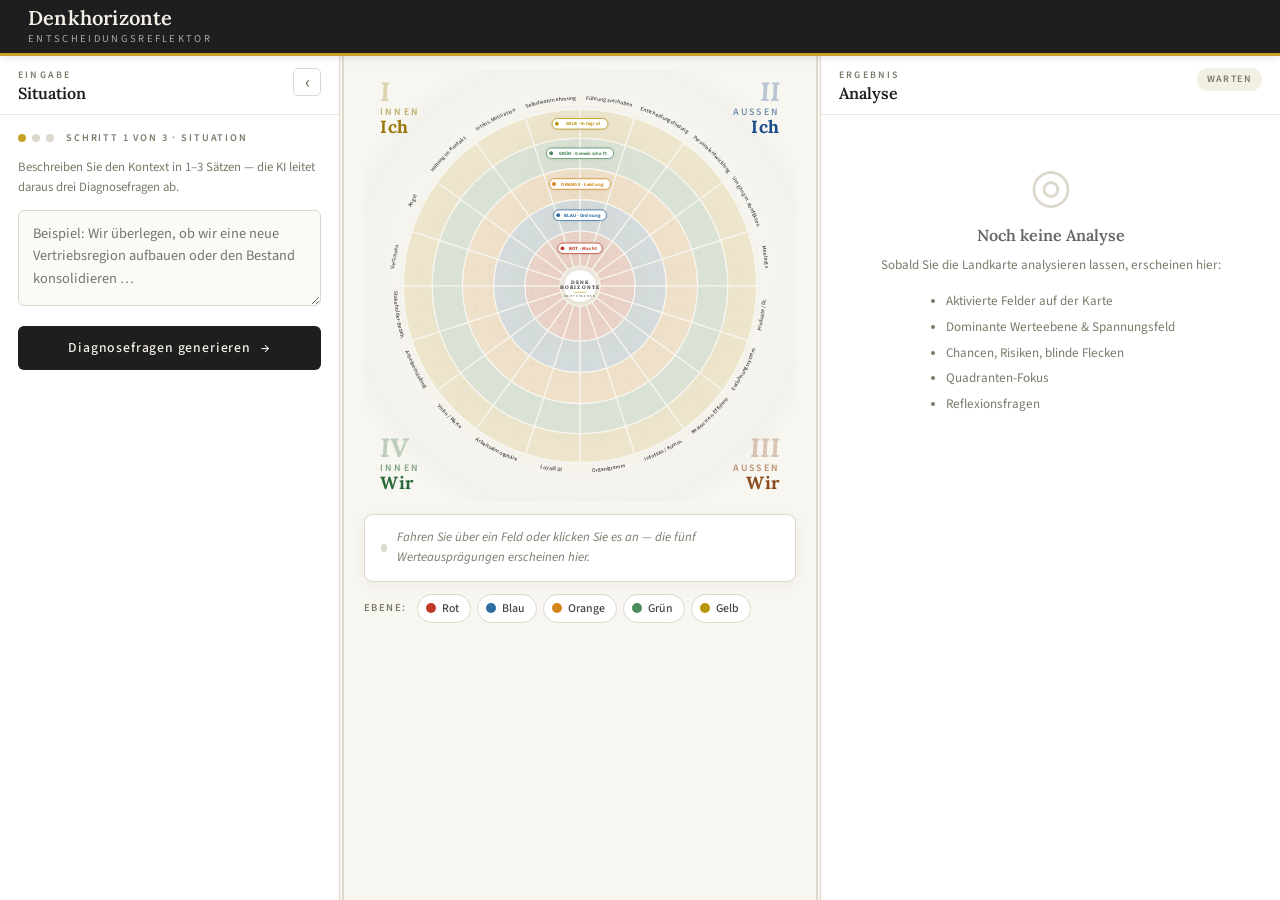
<file: index.html>
<!DOCTYPE html>
<html lang="de">

<head>
  <meta charset="UTF-8" />
  <meta name="viewport" content="width=device-width, initial-scale=1, viewport-fit=cover" />
  <title>Denkhorizonte · Entscheidungsreflektor</title>

  <link rel="preconnect" href="https://fonts.googleapis.com" />
  <link rel="preconnect" href="https://fonts.gstatic.com" crossorigin />
  <link
    href="https://fonts.googleapis.com/css2?family=Lora:ital,wght@0,500;0,600;0,700;1,500&family=Source+Sans+3:wght@300;400;500;600;700&display=swap"
    rel="stylesheet" />

  <link rel="stylesheet" href="styles.css" />
</head>

<body>
  <div class="app" id="app" data-mode="input">

    <!-- ===================== HEADER ===================== -->
    <header>
      <div class="brand">
        <h1>Denkhorizonte</h1>
        <span>Entscheidungsreflektor</span>
      </div>
      <div class="header-actions">
        <button class="header-btn" id="headerResetBtn" type="button" hidden onclick="resetFlow()">
          <span class="icon">↻</span> Neu starten
        </button>
      </div>
    </header>

    <!-- ===================== WORKSPACE ===================== -->
    <div class="workspace" id="workspace">

      <!-- ========== LEFT: Input panel (collapsible) ========== -->
      <aside class="panel panel-left" id="panelLeft">

        <div class="collapse-strip" id="collapseStrip">
          <button class="strip-toggle" type="button" onclick="toggleInputPanel()" title="Eingabe öffnen">
            <span class="chev">›</span>
          </button>
          <div class="strip-label">EINGABE</div>
          <div class="strip-dots">
            <span class="dot" data-step="1"></span>
            <span class="dot" data-step="2"></span>
            <span class="dot" data-step="3"></span>
          </div>
        </div>

        <div class="panel-body" id="panelLeftBody">
          <div class="panel-head">
            <div>
              <div class="panel-eyebrow">Eingabe</div>
              <h2 class="panel-title" id="panelTitle">Situation</h2>
            </div>
            <button class="collapse-btn" type="button" onclick="toggleInputPanel()" title="Panel einklappen">
              <span class="chev">‹</span>
            </button>
          </div>

          <div class="panel-scroll">

            <div class="step-pane" id="step1">
              <div class="step-indicator">
                <span class="step-dot active"></span>
                <span class="step-dot"></span>
                <span class="step-dot"></span>
                <span class="step-text">Schritt 1 von 3 · Situation</span>
              </div>
              <p class="step-hint">Beschreiben Sie den Kontext in 1&ndash;3 Sätzen &mdash; die KI leitet daraus drei
                Diagnosefragen ab.</p>
              <textarea id="inp"
                placeholder="Beispiel: Wir überlegen, ob wir eine neue Vertriebsregion aufbauen oder den Bestand konsolidieren …"></textarea>
              <button class="btn" id="btn1" type="button" onclick="getQuestions()">
                Diagnosefragen generieren
                <span class="arrow">→</span>
              </button>
              <div class="loading" id="load1">
                <span class="spinner"></span>
                <span>Fragen werden formuliert …</span>
              </div>
            </div>

            <div class="step-pane" id="step2" hidden>
              <div class="step-indicator">
                <span class="step-dot done"></span>
                <span class="step-dot active"></span>
                <span class="step-dot"></span>
                <span class="step-text" id="step2Label">Schritt 2 von 3 · Diagnose</span>
              </div>
              <div class="decision-summary" id="dec-summary"></div>
              <div id="q-container"></div>
              <button class="btn" id="btn2" type="button" onclick="analyse()">
                <span id="btn2Text">Landkarte analysieren</span>
                <span class="arrow">→</span>
              </button>
              <div class="sub-actions">
                <button class="back-link" type="button" onclick="backToStep1()">← Entscheidung ändern</button>
                <button class="back-link danger" type="button" onclick="resetFlow()">Alles zurücksetzen</button>
              </div>
              <div class="loading" id="load2">
                <span class="spinner"></span>
                <span>Werteebenen werden aktiviert …</span>
              </div>
            </div>

          </div>
        </div>
      </aside>

      <div class="resize-handle" id="handleLeft" data-col="input" title="Breite ziehen"></div>

      <!-- ========== CENTER: Map ========== -->
      <section class="map-side" id="mapSide">

        <div class="map-container" id="mc">
          <div class="q-corner q-corner-tl" data-q="ii">
            <span class="q-numeral">I</span>
            <small>Innen</small>
            <strong>Ich</strong>
          </div>
          <div class="q-corner q-corner-tr" data-q="ai">
            <span class="q-numeral">II</span>
            <small>Außen</small>
            <strong>Ich</strong>
          </div>
          <div class="q-corner q-corner-br" data-q="wa">
            <span class="q-numeral">III</span>
            <small>Außen</small>
            <strong>Wir</strong>
          </div>
          <div class="q-corner q-corner-bl" data-q="wi">
            <span class="q-numeral">IV</span>
            <small>Innen</small>
            <strong>Wir</strong>
          </div>

          <svg id="svg" viewBox="0 0 900 900" xmlns="http://www.w3.org/2000/svg" role="img"
            aria-label="Werteebenen-Landkarte">
            <defs>
              <radialGradient id="centerGlow" cx="50%" cy="50%" r="50%">
                <stop offset="0%" stop-color="#fff" stop-opacity="0.55" />
                <stop offset="100%" stop-color="#fff" stop-opacity="0" />
              </radialGradient>
              <filter id="primaryGlow" x="-30%" y="-30%" width="160%" height="160%">
                <feGaussianBlur stdDeviation="3" result="blur" />
                <feMerge>
                  <feMergeNode in="blur" />
                  <feMergeNode in="SourceGraphic" />
                </feMerge>
              </filter>
            </defs>

            <g id="spokes"></g>
            <g id="segs"></g>
            <g id="fieldLabels"></g>
            <g id="rnames"></g>
            <g id="centerDot"></g>
          </svg>
        </div>

        <div class="inspector" id="inspector">
          <div class="inspector-empty">
            <span class="dot"></span>
            Fahren Sie über ein Feld oder klicken Sie es an &mdash; die fünf Werteausprägungen erscheinen hier.
          </div>
        </div>

        <div class="filters" id="filters">
          <span class="filter-label">Ebene:</span>
          <button class="filter-chip" type="button" data-ring="rot"><span class="swatch"
              style="background:#C0392B"></span>Rot</button>
          <button class="filter-chip" type="button" data-ring="blau"><span class="swatch"
              style="background:#2E6DA4"></span>Blau</button>
          <button class="filter-chip" type="button" data-ring="orange"><span class="swatch"
              style="background:#D4861A"></span>Orange</button>
          <button class="filter-chip" type="button" data-ring="gruen"><span class="swatch"
              style="background:#4A8C5C"></span>Grün</button>
          <button class="filter-chip" type="button" data-ring="gelb"><span class="swatch"
              style="background:#B8960C"></span>Gelb</button>
          <button class="filter-clear" type="button" id="filter-clear" hidden>× aufheben</button>
        </div>
      </section>

      <div class="resize-handle" id="handleRight" data-col="results" title="Breite ziehen"></div>

      <!-- ========== RIGHT: Analysis ========== -->
      <aside class="panel panel-right" id="panelRight">
        <div class="panel-body">
          <div class="panel-head">
            <div>
              <div class="panel-eyebrow">Ergebnis</div>
              <h2 class="panel-title">Analyse</h2>
            </div>
            <span class="result-status" id="resultStatus">Warten</span>
          </div>
          <div class="panel-scroll" id="res">
            <div class="result-empty-state">
              <div class="result-empty-icon">◎</div>
              <div class="result-empty-title">Noch keine Analyse</div>
              <p class="result-empty-text">
                Sobald Sie die Landkarte analysieren lassen, erscheinen hier:
              </p>
              <ul class="result-empty-list">
                <li>Aktivierte Felder auf der Karte</li>
                <li>Dominante Werteebene &amp; Spannungsfeld</li>
                <li>Chancen, Risiken, blinde Flecken</li>
                <li>Quadranten-Fokus</li>
                <li>Reflexionsfragen</li>
              </ul>
            </div>
          </div>
        </div>
      </aside>

    </div>
  </div>

  <div id="tip" role="tooltip"></div>

  <script src="app.js"></script>
</body>

</html>
</file>
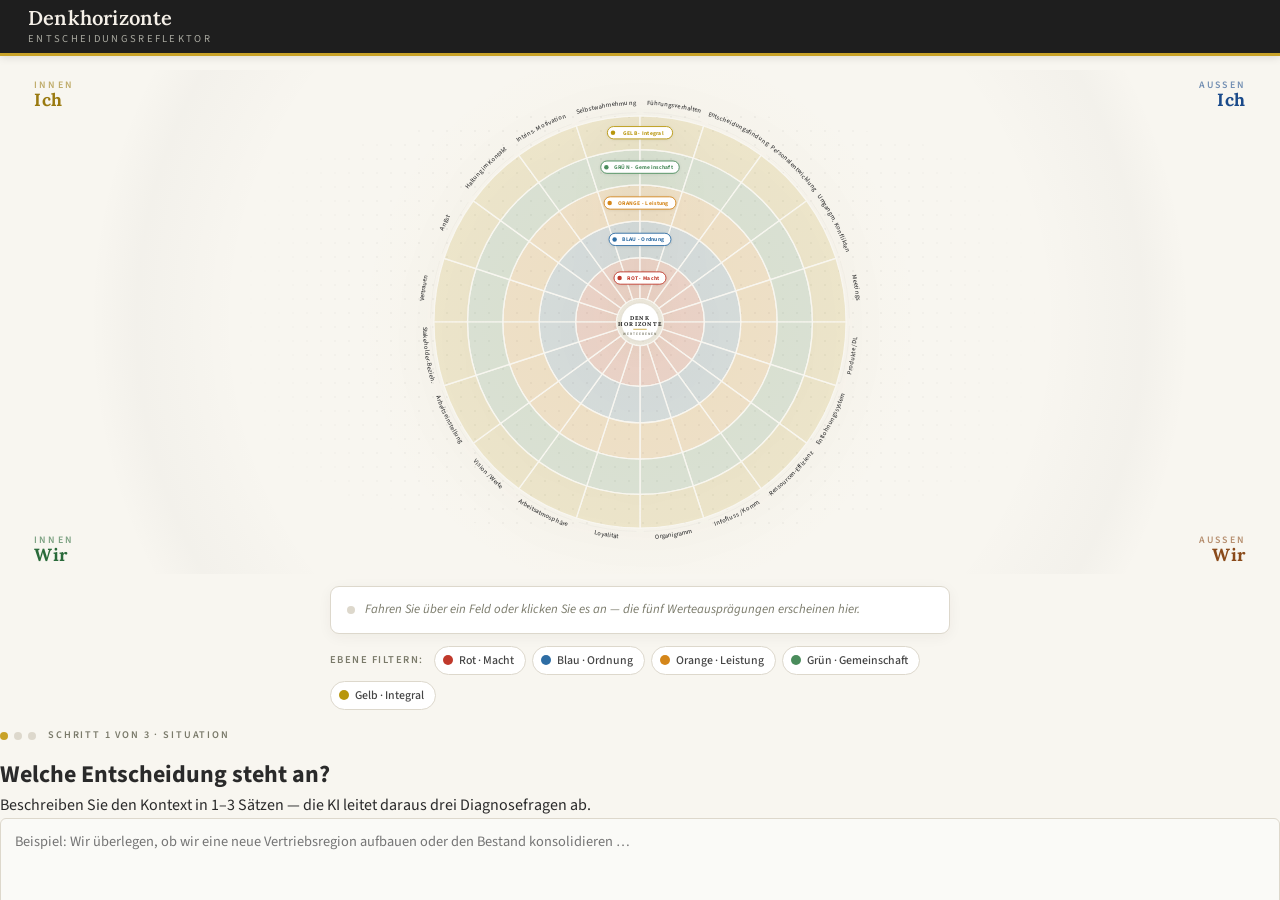
<file: index copy 2.html>
<!DOCTYPE html>
<html lang="de">

<head>
  <meta charset="UTF-8" />
  <meta name="viewport" content="width=device-width, initial-scale=1, viewport-fit=cover" />
  <title>Denkhorizonte · Entscheidungsreflektor</title>

  <link rel="preconnect" href="https://fonts.googleapis.com" />
  <link rel="preconnect" href="https://fonts.gstatic.com" crossorigin />
  <link
    href="https://fonts.googleapis.com/css2?family=Lora:ital,wght@0,500;0,600;0,700;1,500&family=Source+Sans+3:wght@300;400;500;600;700&display=swap"
    rel="stylesheet" />

  <link rel="stylesheet" href="styles.css" />
</head>

<body>
  <div class="app" id="app" data-mode="input">
    <!-- ============= HEADER ============= -->
    <header>
      <div class="brand">
        <h1>Denkhorizonte</h1>
        <span>Entscheidungsreflektor</span>
      </div>
      <div class="header-actions">
        <button id="mode-toggle" class="header-btn" hidden>
          <span class="icon">⇄</span> Layout
        </button>
      </div>
    </header>

    <!-- ============= MAP SIDE ============= -->
    <section class="map-side">
      <div class="map-container" id="mc">
        <!-- Quadrant corner labels (always visible) -->
        <div class="q-corner q-corner-tl" data-q="ii">
          <small>Innen</small><strong>Ich</strong>
        </div>
        <div class="q-corner q-corner-tr" data-q="ai">
          <small>Außen</small><strong>Ich</strong>
        </div>
        <div class="q-corner q-corner-br" data-q="wa">
          <small>Außen</small><strong>Wir</strong>
        </div>
        <div class="q-corner q-corner-bl" data-q="wi">
          <small>Innen</small><strong>Wir</strong>
        </div>

        <svg id="svg" viewBox="0 0 900 900" xmlns="http://www.w3.org/2000/svg" role="img"
          aria-label="Werteebenen-Landkarte">
          <defs>
            <!-- radial gradient for subtle depth -->
            <radialGradient id="centerGlow" cx="50%" cy="50%" r="50%">
              <stop offset="0%" stop-color="#fff" stop-opacity="0.55" />
              <stop offset="100%" stop-color="#fff" stop-opacity="0" />
            </radialGradient>
            <filter id="primaryGlow" x="-30%" y="-30%" width="160%" height="160%">
              <feGaussianBlur stdDeviation="3" result="blur" />
              <feMerge>
                <feMergeNode in="blur" />
                <feMergeNode in="SourceGraphic" />
              </feMerge>
            </filter>
          </defs>

          <g id="spokes"></g> <!-- quadrant divider spokes -->
          <g id="segs"></g> <!-- ring segments (clickable) -->
          <g id="fieldLabels"></g> <!-- radial field names -->
          <g id="rnames"></g> <!-- ring level pills -->
          <g id="centerDot"></g> <!-- center decoration -->
        </svg>
      </div>

      <!-- Inspector (persistent) -->
      <div class="inspector" id="inspector">
        <div class="inspector-empty">
          <span class="dot"></span>
          Fahren Sie über ein Feld oder klicken Sie es an &mdash; die fünf Werteausprägungen erscheinen hier.
        </div>
      </div>

      <!-- Filter chips -->
      <div class="filters" id="filters">
        <span class="filter-label">Ebene filtern:</span>
        <button class="filter-chip" data-ring="rot">
          <span class="swatch" style="background:#C0392B"></span>Rot · Macht
        </button>
        <button class="filter-chip" data-ring="blau">
          <span class="swatch" style="background:#2E6DA4"></span>Blau · Ordnung
        </button>
        <button class="filter-chip" data-ring="orange">
          <span class="swatch" style="background:#D4861A"></span>Orange · Leistung
        </button>
        <button class="filter-chip" data-ring="gruen">
          <span class="swatch" style="background:#4A8C5C"></span>Grün · Gemeinschaft
        </button>
        <button class="filter-chip" data-ring="gelb">
          <span class="swatch" style="background:#B8960C"></span>Gelb · Integral
        </button>
        <button class="filter-clear" id="filter-clear" hidden>× Filter aufheben</button>
      </div>
    </section>

    <!-- ============= PANEL ============= -->
    <aside class="panel" id="panel">
      <!-- Step 1: decision input -->
      <div class="panel-input" id="step1">
        <div class="step-indicator">
          <span class="step-dot active"></span>
          <span class="step-dot"></span>
          <span class="step-dot"></span>
          <span class="step-text">Schritt 1 von 3 · Situation</span>
        </div>
        <h2>Welche Entscheidung steht an?</h2>
        <p>Beschreiben Sie den Kontext in 1&ndash;3 Sätzen &mdash; die KI leitet daraus drei Diagnosefragen ab.</p>
        <textarea id="inp"
          placeholder="Beispiel: Wir überlegen, ob wir eine neue Vertriebsregion aufbauen oder den Bestand konsolidieren …"></textarea>
        <button class="btn" id="btn1" onclick="getQuestions()">
          Diagnosefragen generieren
          <span class="arrow">→</span>
        </button>
        <div class="loading" id="load1">
          <span class="spinner"></span>
          <span>Fragen werden formuliert …</span>
        </div>
      </div>

      <!-- Step 2: answer questions -->
      <div class="panel-input" id="step2" hidden>
        <div class="step-indicator">
          <span class="step-dot done"></span>
          <span class="step-dot active"></span>
          <span class="step-dot"></span>
          <span class="step-text">Schritt 2 von 3 · Diagnose</span>
        </div>
        <div class="decision-summary" id="dec-summary"></div>
        <div id="q-container"></div>
        <button class="btn" id="btn2" onclick="analyse()">
          Landkarte analysieren
          <span class="arrow">→</span>
        </button>
        <button class="back-link" onclick="resetFlow()">← Entscheidung ändern</button>
        <div class="loading" id="load2">
          <span class="spinner"></span>
          <span>Werteebenen werden aktiviert …</span>
        </div>
      </div>

      <!-- Results -->
      <div class="panel-results" id="res">
        <p class="result-empty">
          Beschreiben Sie Ihre Entscheidungssituation &mdash; die KI stellt drei Diagnosefragen, bevor die Landkarte
          analysiert wird.
        </p>
      </div>
    </aside>
  </div>

  <div id="tip" role="tooltip"></div>

  <script src="app.js"></script>
</body>

</html>
</file>
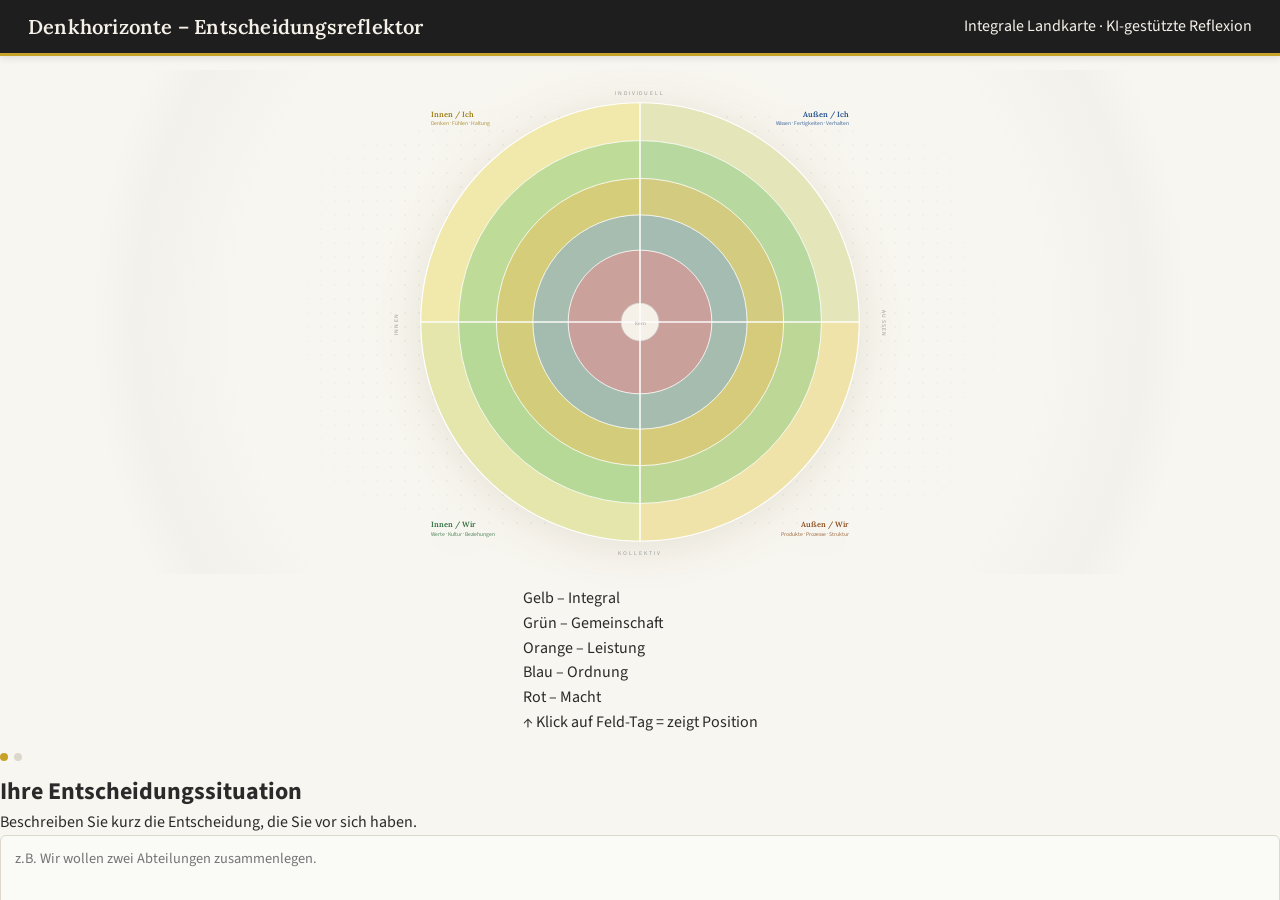
<file: index copy.html>
<!DOCTYPE html>
<html lang="de">
<head>
  <meta charset="UTF-8">
  <meta name="viewport" content="width=device-width, initial-scale=1.0">
  <meta name="description" content="Denkhorizonte – KI-gestützter Entscheidungsreflektor auf Basis der integralen Landkarte.">
  <title>Denkhorizonte – Entscheidungsreflektor</title>

  <link rel="preconnect" href="https://fonts.googleapis.com">
  <link rel="preconnect" href="https://fonts.gstatic.com" crossorigin>
  <link href="https://fonts.googleapis.com/css2?family=Lora:ital,wght@0,400;0,600;1,400&family=Source+Sans+3:wght@300;400;500;600&display=swap" rel="stylesheet">

  <link rel="stylesheet" href="styles.css">
</head>
<body>

<div class="app">

  <header>
    <h1>Denkhorizonte – Entscheidungsreflektor</h1>
    <span>Integrale Landkarte · KI-gestützte Reflexion</span>
  </header>

  <!-- ============================================================
       MAP SIDE
       ============================================================ -->
  <section class="map-side">
    <div class="map-container" id="mc">
      <div id="tip"></div>
      <svg id="svg" viewBox="0 0 800 800" xmlns="http://www.w3.org/2000/svg" role="img" aria-label="Integrale Landkarte">
        <defs>
          <clipPath id="cc"><circle cx="400" cy="400" r="348"/></clipPath>
        </defs>

        <!-- Quadrant backgrounds -->
        <rect x="52"  y="52"  width="348" height="348" fill="#FEF9E8" clip-path="url(#cc)"/>
        <rect x="400" y="52"  width="348" height="348" fill="#E8F2FC" clip-path="url(#cc)"/>
        <rect x="52"  y="400" width="348" height="348" fill="#E8F5E8" clip-path="url(#cc)"/>
        <rect x="400" y="400" width="348" height="348" fill="#FCF0E4" clip-path="url(#cc)"/>

        <!-- Concentric ring fills (outer → inner) -->
        <circle cx="400" cy="400" r="348" fill="#DDD050" opacity=".40"/>
        <circle cx="400" cy="400" r="288" fill="#80C880" opacity=".46"/>
        <circle cx="400" cy="400" r="228" fill="#F0C060" opacity=".50"/>
        <circle cx="400" cy="400" r="170" fill="#80B0D8" opacity=".56"/>
        <circle cx="400" cy="400" r="114" fill="#E09090" opacity=".62"/>
        <circle cx="400" cy="400" r="30"  fill="#f5f0e8" stroke="#ccc" stroke-width="1"/>

        <!-- Quadrant dividers -->
        <line x1="400" y1="52"  x2="400" y2="748" stroke="white" stroke-width="2.5" opacity=".95"/>
        <line x1="52"  y1="400" x2="748" y2="400" stroke="white" stroke-width="2.5" opacity=".95"/>

        <!-- Ring borders -->
        <circle cx="400" cy="400" r="348" fill="none" stroke="white" stroke-width="1.8"/>
        <circle cx="400" cy="400" r="288" fill="none" stroke="white" stroke-width="1.3"/>
        <circle cx="400" cy="400" r="228" fill="none" stroke="white" stroke-width="1.3"/>
        <circle cx="400" cy="400" r="170" fill="none" stroke="white" stroke-width="1.3"/>
        <circle cx="400" cy="400" r="114" fill="none" stroke="white" stroke-width="1.3"/>

        <!-- Dynamically populated groups -->
        <g id="segs"></g>
        <g id="cards"></g>
        <g id="rnames"></g>

        <!-- Quadrant labels -->
        <text x="68"  y="74"  font-family="'Lora',serif"            font-size="12" font-weight="600" fill="#9A7A10">Innen / Ich</text>
        <text x="68"  y="88"  font-family="'Source Sans 3',sans-serif" font-size="9" fill="#9A7A10" opacity=".8">Denken · Fühlen · Haltung</text>
        <text x="732" y="74"  text-anchor="end" font-family="'Lora',serif" font-size="12" font-weight="600" fill="#1A4A8A">Außen / Ich</text>
        <text x="732" y="88"  text-anchor="end" font-family="'Source Sans 3',sans-serif" font-size="9" fill="#1A4A8A" opacity=".8">Wissen · Fertigkeiten · Verhalten</text>
        <text x="68"  y="726" font-family="'Lora',serif" font-size="12" font-weight="600" fill="#2A6A3A">Innen / Wir</text>
        <text x="68"  y="740" font-family="'Source Sans 3',sans-serif" font-size="9" fill="#2A6A3A" opacity=".8">Werte · Kultur · Beziehungen</text>
        <text x="732" y="726" text-anchor="end" font-family="'Lora',serif" font-size="12" font-weight="600" fill="#8A4A1A">Außen / Wir</text>
        <text x="732" y="740" text-anchor="end" font-family="'Source Sans 3',sans-serif" font-size="9" fill="#8A4A1A" opacity=".8">Produkte · Prozesse · Struktur</text>

        <!-- Axis labels -->
        <text x="400" y="40"  text-anchor="middle" font-family="'Source Sans 3',sans-serif" font-size="9" letter-spacing="3" fill="#999">INDIVIDUELL</text>
        <text x="400" y="770" text-anchor="middle" font-family="'Source Sans 3',sans-serif" font-size="9" letter-spacing="3" fill="#999">KOLLEKTIV</text>
        <text x="16"  y="403" text-anchor="middle" font-family="'Source Sans 3',sans-serif" font-size="9" letter-spacing="2" fill="#999" transform="rotate(-90,16,403)">INNEN</text>
        <text x="784" y="403" text-anchor="middle" font-family="'Source Sans 3',sans-serif" font-size="9" letter-spacing="2" fill="#999" transform="rotate(90,784,403)">AUSSEN</text>
        <text x="400" y="404" text-anchor="middle" font-family="'Lora',serif" font-size="7.5" fill="#999">Kern</text>
      </svg>
    </div>

    <div class="legend">
      <div class="legend-item"><span class="legend-dot" style="background:#B8960C"></span>Gelb – Integral</div>
      <div class="legend-item"><span class="legend-dot" style="background:#4A8C5C"></span>Grün – Gemeinschaft</div>
      <div class="legend-item"><span class="legend-dot" style="background:#D4861A"></span>Orange – Leistung</div>
      <div class="legend-item"><span class="legend-dot" style="background:#2E6DA4"></span>Blau – Ordnung</div>
      <div class="legend-item"><span class="legend-dot" style="background:#C0392B"></span>Rot – Macht</div>
      <div class="legend-item legend-hint">↑ Klick auf Feld-Tag = zeigt Position</div>
    </div>
  </section>

  <!-- ============================================================
       PANEL
       ============================================================ -->
  <aside class="panel">

    <!-- Step 1: Entscheidung eingeben -->
    <div class="panel-input" id="step1">
      <div class="step-indicator">
        <span class="step-dot active"></span>
        <span class="step-dot"></span>
      </div>
      <h2>Ihre Entscheidungssituation</h2>
      <p>Beschreiben Sie kurz die Entscheidung, die Sie vor sich haben.</p>
      <textarea id="inp" placeholder="z.B. Wir wollen zwei Abteilungen zusammenlegen."></textarea>
      <button class="btn" id="btn1" onclick="getQuestions()">Weiter →</button>
      <div class="loading" id="load1"><div class="spinner"></div><span>Bereite Fragen vor …</span></div>
    </div>

    <!-- Step 2: Diagnosefragen -->
    <div class="panel-input" id="step2" hidden>
      <div class="step-indicator">
        <span class="step-dot done"></span>
        <span class="step-dot active"></span>
      </div>
      <h2>Drei kurze Fragen</h2>
      <div class="decision-summary" id="dec-summary"></div>
      <div id="q-container"></div>
      <button class="btn" id="btn2" onclick="analyse()">Analyse starten →</button>
      <div class="loading" id="load2"><div class="spinner"></div><span>KI analysiert …</span></div>
      <button class="back-link" onclick="resetFlow()">← Entscheidung ändern</button>
    </div>

    <!-- Results -->
    <div class="panel-results" id="res">
      <p class="result-empty">
        Beschreiben Sie Ihre Entscheidungssituation – die KI stellt Ihnen drei Diagnosefragen,
        bevor die Landkarte analysiert wird.
      </p>
    </div>
  </aside>

</div>

<script src="app.js" defer></script>
</body>
</html>
</file>
<file: styles.css>
/* ==========================================================================
   Denkhorizonte V3 – 3-column resizable workspace
   Mobile-first stacking → tablet intermediate → desktop 3-col with splitters
   ========================================================================== */

/* ----- 1. Design tokens ------------------------------------------------- */
:root {
  /* Wertebenen */
  --rot: #c0392b;
  --blau: #2e6da4;
  --orange: #d4861a;
  --gruen: #4a8c5c;
  --gelb: #b8960c;

  /* Quadranten */
  --q-ii: #9a7a10;
  --q-ai: #1a4a8a;
  --q-wi: #2a6a3a;
  --q-wa: #8a4a1a;

  /* Surfaces & text */
  --bg: #f8f6f0;
  --bg-2: #f2efe4;
  --surface: #ffffff;
  --surface-alt: #fafaf7;
  --text: #2a2a2a;
  --muted: #7a7a6a;
  --border: #ddd8cc;
  --border-soft: #ece7da;

  /* Accents */
  --accent: #c8a228;
  --accent-deep: #a78410;
  --accent-soft: #f5f2e8;
  --highlight: #ffd700;

  /* Layout (live, updated by JS on drag) */
  --header-h: 56px;
  --col-input: 340px;
  --col-input-min: 260px;
  --col-input-max: 560px;
  --col-results: 460px;
  --col-results-min: 340px;
  --col-results-max: 700px;
  --col-input-collapsed: 48px;
  --handle-w: 6px;

  /* Motion */
  --ease: cubic-bezier(0.4, 0, 0.2, 1);
  --ease-out: cubic-bezier(0.22, 0.9, 0.3, 1);
}

/* ----- 2. Reset & base -------------------------------------------------- */
*,
*::before,
*::after {
  margin: 0;
  padding: 0;
  box-sizing: border-box;
}

html {
  -webkit-text-size-adjust: 100%;
  scroll-behavior: smooth;
  height: 100%;
}

body {
  font-family:
    "Source Sans 3",
    -apple-system,
    BlinkMacSystemFont,
    "Segoe UI",
    sans-serif;
  background: var(--bg);
  color: var(--text);
  min-height: 100vh;
  line-height: 1.55;
  -webkit-font-smoothing: antialiased;
  -moz-osx-font-smoothing: grayscale;
  overscroll-behavior-y: none;
}

body.resizing {
  cursor: col-resize !important;
  user-select: none;
}
body.resizing * {
  pointer-events: none !important;
}
body.resizing .resize-handle {
  pointer-events: auto !important;
}

button {
  font-family: inherit;
  cursor: pointer;
}
button:focus-visible,
textarea:focus-visible {
  outline: 2px solid var(--accent);
  outline-offset: 2px;
}

[hidden] {
  display: none !important;
}

/* ----- 3. App shell ----------------------------------------------------- */
.app {
  display: flex;
  flex-direction: column;
  min-height: 100vh;
  height: 100vh;
}

/* ----- 4. Header -------------------------------------------------------- */
header {
  background: #1e1e1e;
  color: #f5f0e8;
  padding: 12px 24px;
  display: flex;
  justify-content: space-between;
  align-items: center;
  gap: 16px;
  border-bottom: 3px solid var(--accent);
  box-shadow: 0 2px 8px rgba(0, 0, 0, 0.1);
  flex-shrink: 0;
  height: var(--header-h);
  z-index: 10;
}

.brand {
  display: flex;
  flex-direction: column;
  gap: 1px;
}

header h1 {
  font-family: "Lora", Georgia, serif;
  font-size: 1.1rem;
  font-weight: 600;
  letter-spacing: 0.01em;
  line-height: 1.2;
}

header .brand span {
  font-size: 0.62rem;
  color: #a9a9a0;
  letter-spacing: 0.22em;
  text-transform: uppercase;
}

.header-actions {
  display: flex;
  gap: 10px;
}

.header-btn {
  background: rgba(255, 255, 255, 0.06);
  border: 1px solid rgba(255, 255, 255, 0.14);
  color: #f5f0e8;
  padding: 7px 14px;
  border-radius: 5px;
  font-size: 0.72rem;
  letter-spacing: 0.08em;
  transition: all 0.2s var(--ease);
  display: inline-flex;
  align-items: center;
  gap: 6px;
  font-weight: 500;
}
.header-btn:hover {
  background: rgba(255, 255, 255, 0.15);
  transform: translateY(-1px);
}
.header-btn .icon {
  font-size: 1rem;
  line-height: 1;
}

/* ----- 5. Workspace (MOBILE-FIRST: stacked) ---------------------------- */
.workspace {
  flex: 1;
  min-height: 0;
  display: flex;
  flex-direction: column;
  overflow-y: auto;
}

/* ----- 6. Left panel (input) — mobile -------------------------------- */
.panel-left {
  order: 2;
  background: var(--surface);
  border-top: 1px solid var(--border);
  display: flex;
  flex-direction: column;
  position: relative;
}

.collapse-strip {
  display: none;
}

.panel-body {
  display: flex;
  flex-direction: column;
  flex: 1;
  overflow: hidden;
}

.panel-head {
  display: flex;
  justify-content: space-between;
  align-items: flex-start;
  padding: 14px 20px 10px;
  border-bottom: 1px solid var(--border-soft);
  flex-shrink: 0;
  background: var(--surface);
  gap: 12px;
}

.panel-eyebrow {
  font-size: 0.62rem;
  letter-spacing: 0.22em;
  text-transform: uppercase;
  color: var(--muted);
  font-weight: 600;
  margin-bottom: 1px;
}

.panel-title {
  font-family: "Lora", Georgia, serif;
  font-size: 1.05rem;
  font-weight: 600;
  color: #1e1e1e;
  line-height: 1.2;
}

.collapse-btn {
  background: none;
  border: 1px solid var(--border);
  border-radius: 5px;
  width: 28px;
  height: 28px;
  display: none;
  align-items: center;
  justify-content: center;
  color: var(--muted);
  transition: all 0.2s var(--ease);
  flex-shrink: 0;
  padding: 0;
}
.collapse-btn:hover {
  background: var(--accent-soft);
  color: var(--accent-deep);
  border-color: var(--accent);
}
.collapse-btn .chev {
  font-size: 1.15rem;
  line-height: 1;
  font-weight: 600;
}

.panel-scroll {
  flex: 1;
  overflow-y: auto;
  padding: 16px 20px 24px;
  scrollbar-width: thin;
  scrollbar-color: var(--border) transparent;
}
.panel-scroll::-webkit-scrollbar {
  width: 6px;
}
.panel-scroll::-webkit-scrollbar-track {
  background: transparent;
}
.panel-scroll::-webkit-scrollbar-thumb {
  background: var(--border);
  border-radius: 3px;
}
.panel-scroll::-webkit-scrollbar-thumb:hover {
  background: var(--accent);
}

.step-pane {
  animation: fade-in 0.3s var(--ease-out);
}
@keyframes fade-in {
  from {
    opacity: 0;
    transform: translateY(4px);
  }
  to {
    opacity: 1;
    transform: none;
  }
}

.step-indicator {
  display: flex;
  gap: 6px;
  align-items: center;
  margin-bottom: 12px;
}
.step-dot {
  width: 8px;
  height: 8px;
  border-radius: 50%;
  background: var(--border);
  transition: background 0.25s var(--ease);
}
.step-dot.active {
  background: var(--accent);
}
.step-dot.done {
  background: var(--gruen);
}
.step-text {
  font-size: 0.64rem;
  letter-spacing: 0.18em;
  text-transform: uppercase;
  color: var(--muted);
  font-weight: 600;
  margin-left: 6px;
}

.step-hint {
  font-size: 0.84rem;
  color: var(--muted);
  margin-bottom: 12px;
  line-height: 1.55;
}

textarea,
.q-input {
  width: 100%;
  min-height: 120px;
  border: 1px solid var(--border);
  border-radius: 6px;
  padding: 12px 14px;
  font-family: inherit;
  font-size: 16px;
  resize: vertical;
  background: var(--surface-alt);
  color: var(--text);
  line-height: 1.55;
  transition:
    border-color 0.2s var(--ease),
    background 0.2s var(--ease);
}
.q-input {
  min-height: 64px;
  resize: none;
}
textarea:focus,
.q-input:focus {
  outline: none;
  border-color: var(--accent);
  background: var(--surface);
}

.btn {
  margin-top: 12px;
  width: 100%;
  padding: 13px 16px;
  background: #1e1e1e;
  color: #f5f0e8;
  border: none;
  border-radius: 6px;
  font-size: 0.9rem;
  font-weight: 500;
  letter-spacing: 0.06em;
  transition: all 0.2s var(--ease);
  min-height: 46px;
  display: inline-flex;
  align-items: center;
  justify-content: center;
  gap: 10px;
}
.btn:hover:not(:disabled) {
  background: #333;
  box-shadow: 0 4px 14px rgba(0, 0, 0, 0.15);
}
.btn:active:not(:disabled) {
  transform: translateY(1px);
}
.btn:disabled {
  background: #aaa;
  cursor: not-allowed;
}
.btn .arrow {
  transition: transform 0.2s var(--ease);
}
.btn:hover:not(:disabled) .arrow {
  transform: translateX(3px);
}

.sub-actions {
  display: flex;
  justify-content: space-between;
  align-items: center;
  gap: 16px;
  margin-top: 8px;
  flex-wrap: wrap;
}

.back-link {
  background: none;
  border: none;
  font-size: 0.76rem;
  color: #aaa;
  padding: 6px 0;
  text-decoration: underline;
  font-family: inherit;
}
.back-link:hover {
  color: var(--muted);
}
.back-link.danger {
  color: #b47070;
}
.back-link.danger:hover {
  color: var(--rot);
}

.loading {
  display: none;
  align-items: center;
  gap: 10px;
  margin-top: 12px;
  font-size: 0.8rem;
  color: var(--muted);
}
.loading.active {
  display: flex;
}

.spinner {
  width: 15px;
  height: 15px;
  border: 2px solid var(--border);
  border-top-color: var(--accent);
  border-radius: 50%;
  animation: spin 0.8s linear infinite;
}
@keyframes spin {
  to {
    transform: rotate(360deg);
  }
}

.q-block {
  margin-bottom: 14px;
}
.q-label {
  font-size: 0.85rem;
  font-weight: 600;
  color: #444;
  margin-bottom: 6px;
  line-height: 1.4;
}

.decision-summary {
  background: var(--accent-soft);
  border-left: 3px solid var(--accent);
  padding: 10px 12px;
  border-radius: 0 5px 5px 0;
  font-size: 0.84rem;
  color: #555;
  margin-bottom: 14px;
  line-height: 1.55;
  font-style: italic;
}

/* ----- 7. Map side (center) — mobile -------------------------------- */
.map-side {
  order: 3;
  padding: 12px 10px 20px;
  display: flex;
  flex-direction: column;
  align-items: center;
  gap: 12px;
  background: var(--bg);
  flex-shrink: 0;
}

.map-container {
  position: relative;
  width: 100%;
  max-width: 100%;
  aspect-ratio: 1 / 1;
  background:
    radial-gradient(
      circle at 50% 50%,
      rgba(200, 162, 40, 0.06) 0%,
      transparent 42%
    ),
    radial-gradient(
      circle at 50% 50%,
      transparent 60%,
      rgba(30, 30, 30, 0.025) 75%,
      transparent 82%
    );
  margin: 0 auto;
}

.map-container::before {
  content: "";
  position: absolute;
  inset: 8%;
  background-image: radial-gradient(
    rgba(0, 0, 0, 0.035) 1px,
    transparent 1.2px
  );
  background-size: 14px 14px;
  pointer-events: none;
  border-radius: 50%;
  -webkit-mask-image: radial-gradient(circle, black 40%, transparent 72%);
  mask-image: radial-gradient(circle, black 40%, transparent 72%);
  z-index: 0;
}

#svg {
  width: 100%;
  height: 100%;
  display: block;
  position: relative;
  z-index: 1;
  filter: drop-shadow(0 6px 22px rgba(60, 45, 0, 0.09));
}

/* ----- 7a. Quadrant corner labels -------------------------------------- */
.q-corner {
  position: absolute;
  display: flex;
  flex-direction: column;
  gap: 1px;
  font-family: "Lora", Georgia, serif;
  font-weight: 600;
  cursor: pointer;
  user-select: none;
  transition: all 0.25s var(--ease);
  padding: 6px 10px;
  border-radius: 7px;
  line-height: 1.05;
  z-index: 2;
}
.q-corner .q-numeral {
  font-family: "Lora", Georgia, serif;
  font-size: 1.45rem;
  font-weight: 700;
  font-style: italic;
  line-height: 0.9;
  opacity: 0.28;
  margin-bottom: 2px;
}
.q-corner small {
  font-family: "Source Sans 3", sans-serif;
  font-size: 0.56rem;
  letter-spacing: 0.22em;
  text-transform: uppercase;
  font-weight: 600;
  opacity: 0.6;
}
.q-corner strong {
  font-size: 0.92rem;
  font-weight: 700;
  letter-spacing: 0.04em;
  line-height: 1;
}
.q-corner[data-q="ii"] {
  top: 4px;
  left: 6px;
  color: var(--q-ii);
  align-items: flex-start;
}
.q-corner[data-q="ai"] {
  top: 4px;
  right: 6px;
  color: var(--q-ai);
  align-items: flex-end;
  text-align: right;
}
.q-corner[data-q="wa"] {
  bottom: 4px;
  right: 6px;
  color: var(--q-wa);
  align-items: flex-end;
  text-align: right;
}
.q-corner[data-q="wi"] {
  bottom: 4px;
  left: 6px;
  color: var(--q-wi);
  align-items: flex-start;
}

.q-corner:hover {
  background: rgba(255, 255, 255, 0.7);
  transform: translateY(-1px);
  box-shadow: 0 2px 10px rgba(0, 0, 0, 0.06);
}
.q-corner:hover .q-numeral {
  opacity: 0.55;
}
.q-corner.dimmed {
  opacity: 0.22;
}
.q-corner.active {
  background: rgba(255, 255, 255, 0.85);
  box-shadow: 0 2px 10px rgba(0, 0, 0, 0.08);
}
.q-corner.active .q-numeral {
  opacity: 0.65;
}

/* ----- 8. SVG map ------------------------------------------------------ */
.spoke {
  stroke: rgba(0, 0, 0, 0.08);
  stroke-width: 1;
  stroke-dasharray: 3 3;
  fill: none;
  pointer-events: none;
}

.segment {
  fill: rgba(255, 255, 255, 0.4);
  stroke: var(--bg);
  stroke-width: 2.2;
  cursor: pointer;
  transition:
    fill 0.3s var(--ease),
    opacity 0.25s var(--ease),
    filter 0.3s var(--ease);
}
.segment:hover {
  fill: rgba(200, 162, 40, 0.32);
}

.segment[data-ring="rot"] {
  fill: rgba(192, 57, 43, 0.15);
}
.segment[data-ring="blau"] {
  fill: rgba(46, 109, 164, 0.15);
}
.segment[data-ring="orange"] {
  fill: rgba(212, 134, 26, 0.15);
}
.segment[data-ring="gruen"] {
  fill: rgba(74, 140, 92, 0.15);
}
.segment[data-ring="gelb"] {
  fill: rgba(184, 150, 12, 0.14);
}

.segment.inspecting {
  fill: rgba(200, 162, 40, 0.32) !important;
  stroke: var(--accent);
  stroke-width: 1.6;
}

.segment.pinned {
  fill: rgba(200, 162, 40, 0.45) !important;
  stroke: var(--accent-deep);
  stroke-width: 2;
}

.segment.dimmed {
  opacity: 0.07 !important;
  fill: transparent !important;
}

.segment.filter-on[data-ring="rot"] {
  fill: rgba(192, 57, 43, 0.55) !important;
  opacity: 1 !important;
}
.segment.filter-on[data-ring="blau"] {
  fill: rgba(46, 109, 164, 0.55) !important;
  opacity: 1 !important;
}
.segment.filter-on[data-ring="orange"] {
  fill: rgba(212, 134, 26, 0.55) !important;
  opacity: 1 !important;
}
.segment.filter-on[data-ring="gruen"] {
  fill: rgba(74, 140, 92, 0.55) !important;
  opacity: 1 !important;
}
.segment.filter-on[data-ring="gelb"] {
  fill: rgba(184, 150, 12, 0.55) !important;
  opacity: 1 !important;
}

.segment.activated[data-ring="rot"] {
  fill: rgba(192, 57, 43, 0.82) !important;
  stroke: var(--highlight);
  stroke-width: 1.6;
  opacity: 1 !important;
}
.segment.activated[data-ring="blau"] {
  fill: rgba(46, 109, 164, 0.82) !important;
  stroke: var(--highlight);
  stroke-width: 1.6;
  opacity: 1 !important;
}
.segment.activated[data-ring="orange"] {
  fill: rgba(212, 134, 26, 0.82) !important;
  stroke: var(--highlight);
  stroke-width: 1.6;
  opacity: 1 !important;
}
.segment.activated[data-ring="gruen"] {
  fill: rgba(74, 140, 92, 0.82) !important;
  stroke: var(--highlight);
  stroke-width: 1.6;
  opacity: 1 !important;
}
.segment.activated[data-ring="gelb"] {
  fill: rgba(184, 150, 12, 0.82) !important;
  stroke: var(--highlight);
  stroke-width: 1.6;
  opacity: 1 !important;
}

.segment.primary {
  filter: url(#primaryGlow);
  stroke: #fff;
  stroke-width: 2.2;
}

.segment.pulse {
  animation: segpulse 0.55s ease-out 3;
}
@keyframes segpulse {
  0% {
    opacity: 1;
  }
  40% {
    opacity: 0.3;
    filter: drop-shadow(0 0 14px gold) brightness(1.6);
  }
  100% {
    opacity: 1;
  }
}

.segment.reveal {
  animation: reveal-in 0.5s var(--ease-out) both;
}
@keyframes reveal-in {
  from {
    opacity: 0;
    transform-origin: center;
    transform: scale(0.92);
  }
  to {
    opacity: 1;
    transform: scale(1);
  }
}

/* Field labels */
.field-label-arc {
  fill: none;
}
.field-label text {
  font-family: "Source Sans 3", sans-serif;
  font-size: 11.5px;
  font-weight: 500;
  letter-spacing: 0.015em;
  fill: #3a3a3a;
  pointer-events: none;
  transition:
    fill 0.2s var(--ease),
    font-weight 0.2s var(--ease);
}
.field-label.hit {
  cursor: pointer;
}
.field-label.hit:hover text,
.field-label.inspecting text {
  fill: var(--accent-deep);
  font-weight: 700;
}
.field-label.pinned text {
  fill: var(--accent-deep);
  font-weight: 700;
}
.field-label.dimmed text {
  fill: #b5afa0;
}
.field-label.activated text {
  fill: #1e1e1e;
  font-weight: 700;
}

.field-underline {
  stroke: var(--border);
  stroke-width: 0.6;
  fill: none;
  opacity: 0.6;
}
.field-label.inspecting .field-underline,
.field-label.pinned .field-underline {
  stroke: var(--accent);
  stroke-width: 1.4;
  opacity: 1;
}

/* Ring pills */
.ring-pill {
  cursor: pointer;
}
.ring-pill rect {
  fill: white;
  fill-opacity: 0.96;
  stroke-width: 1.6;
  transition: all 0.2s var(--ease);
  filter: drop-shadow(0 1px 3px rgba(0, 0, 0, 0.08));
}
.ring-pill text {
  font-family: "Source Sans 3", sans-serif;
  font-size: 10px;
  font-weight: 700;
  letter-spacing: 0.05em;
  pointer-events: none;
  text-anchor: middle;
}
.ring-pill circle {
  pointer-events: none;
}
.ring-pill:hover rect {
  fill-opacity: 1;
  filter: drop-shadow(0 2px 6px rgba(0, 0, 0, 0.14));
}
.ring-pill.active rect {
  stroke-width: 2.8;
  fill-opacity: 1;
  filter: drop-shadow(0 2px 6px rgba(0, 0, 0, 0.14));
}

/* Center brand mark */
.center-ring {
  fill: none;
  stroke: var(--border);
  stroke-width: 1;
  stroke-dasharray: 2 3;
  opacity: 0.6;
}
.center-disk {
  fill: #fff;
  stroke: var(--border);
  stroke-width: 1;
  filter: drop-shadow(0 1px 4px rgba(0, 0, 0, 0.06));
}
.center-brand {
  font-family: "Lora", Georgia, serif;
  font-size: 10px;
  font-weight: 700;
  letter-spacing: 0.22em;
  fill: #1e1e1e;
  text-anchor: middle;
  pointer-events: none;
}
.center-tag {
  font-family: "Source Sans 3", sans-serif;
  font-size: 6.5px;
  font-weight: 600;
  letter-spacing: 0.28em;
  fill: var(--muted);
  text-anchor: middle;
  text-transform: uppercase;
  pointer-events: none;
}
.center-accent {
  stroke: var(--accent);
  stroke-width: 1.4;
  fill: none;
}

/* ----- 9. Inspector ---------------------------------------------------- */
.inspector {
  width: 100%;
  max-width: 620px;
  max-height: 280px;
  background: var(--surface);
  border: 1px solid var(--border);
  border-radius: 9px;
  overflow-y: auto;
  box-shadow: 0 3px 14px rgba(60, 45, 0, 0.05);
  transition: max-height 0.3s var(--ease);
  scrollbar-width: thin;
  scrollbar-color: var(--border) transparent;
  flex-shrink: 0;
}
.inspector::-webkit-scrollbar {
  width: 6px;
}
.inspector::-webkit-scrollbar-thumb {
  background: var(--border);
  border-radius: 3px;
}
.inspector::-webkit-scrollbar-thumb:hover {
  background: var(--accent);
}

.inspector-empty {
  padding: 13px 16px;
  color: var(--muted);
  font-size: 0.8rem;
  font-style: italic;
  display: flex;
  align-items: center;
  gap: 10px;
}
.inspector-empty .dot {
  width: 8px;
  height: 8px;
  border-radius: 50%;
  background: var(--border);
  animation: dot-pulse 2.4s ease-in-out infinite;
}
@keyframes dot-pulse {
  0%,
  100% {
    opacity: 0.3;
    transform: scale(1);
  }
  50% {
    opacity: 1;
    transform: scale(1.3);
  }
}

.inspector-head {
  display: flex;
  justify-content: space-between;
  align-items: baseline;
  padding: 10px 16px 8px;
  border-bottom: 1px solid var(--border-soft);
  background: linear-gradient(to right, var(--surface), var(--surface-alt));
  position: sticky;
  top: 0;
  z-index: 2;
}
.inspector-title {
  font-family: "Lora", serif;
  font-size: 0.96rem;
  font-weight: 600;
  color: #1e1e1e;
}
.inspector-quadrant {
  font-size: 0.64rem;
  letter-spacing: 0.14em;
  text-transform: uppercase;
  font-weight: 600;
}
.inspector-pin {
  background: none;
  border: none;
  font-size: 0.7rem;
  color: var(--muted);
  padding: 2px 6px;
  border-radius: 3px;
  transition: background 0.2s;
}
.inspector-pin:hover {
  background: var(--accent-soft);
  color: var(--accent-deep);
}
.inspector-pin.pinned {
  color: var(--accent-deep);
  font-weight: 600;
}

.inspector-row {
  display: grid;
  grid-template-columns: 10px 1fr;
  gap: 11px;
  padding: 6px 16px 7px;
  border-top: 1px solid var(--border-soft);
  align-items: start;
  transition: background 0.2s var(--ease);
}
.inspector-row:first-of-type {
  border-top: none;
}
.inspector-row:hover {
  background: var(--accent-soft);
}

.inspector-row.activated {
  background: linear-gradient(to right, rgba(200, 162, 40, 0.14), transparent);
  border-left: 3px solid;
  padding-left: 13px;
}

.inspector-bar {
  width: 10px;
  min-height: 24px;
  border-radius: 3px;
  margin-top: 3px;
  align-self: stretch;
}

.inspector-level {
  font-size: 0.66rem;
  font-weight: 700;
  letter-spacing: 0.13em;
  text-transform: uppercase;
  line-height: 1.2;
}
.inspector-desc {
  font-size: 0.82rem;
  color: #3a3a3a;
  line-height: 1.45;
  margin-top: 1px;
}

/* ----- 10. Filter chips ------------------------------------------------- */
.filters {
  width: 100%;
  max-width: 620px;
  display: flex;
  flex-wrap: wrap;
  gap: 6px;
  align-items: center;
  flex-shrink: 0;
}
.filter-label {
  font-size: 0.66rem;
  letter-spacing: 0.14em;
  text-transform: uppercase;
  color: var(--muted);
  font-weight: 600;
  margin-right: 4px;
}
.filter-chip {
  background: var(--surface);
  border: 1px solid var(--border);
  padding: 5px 11px 5px 8px;
  border-radius: 16px;
  font-size: 0.74rem;
  color: #444;
  display: inline-flex;
  align-items: center;
  gap: 6px;
  transition: all 0.18s var(--ease);
  font-weight: 500;
}
.filter-chip:hover {
  border-color: var(--accent);
  transform: translateY(-1px);
}
.filter-chip.active {
  background: #1e1e1e;
  color: #f5f0e8;
  border-color: #1e1e1e;
}
.filter-chip .swatch {
  width: 10px;
  height: 10px;
  border-radius: 50%;
  box-shadow: 0 0 0 1.5px rgba(255, 255, 255, 0.4);
}
.filter-clear {
  background: none;
  border: 1px solid transparent;
  color: var(--muted);
  font-size: 0.7rem;
  padding: 4px 10px;
  border-radius: 16px;
  margin-left: auto;
  transition: color 0.2s;
}
.filter-clear:hover {
  color: var(--text);
  border-color: var(--border);
}

/* ----- 11. Right panel (results) — mobile --------------------------- */
.panel-right {
  order: 4;
  background: var(--surface);
  border-top: 1px solid var(--border);
  display: flex;
  flex-direction: column;
}

.result-status {
  font-size: 0.62rem;
  letter-spacing: 0.14em;
  text-transform: uppercase;
  color: var(--muted);
  font-weight: 600;
  padding: 4px 10px;
  background: var(--bg-2);
  border-radius: 12px;
  flex-shrink: 0;
}
.result-status.active {
  color: var(--accent-deep);
  background: var(--accent-soft);
}
.result-status.analyzing {
  color: var(--orange);
  background: rgba(212, 134, 26, 0.12);
}

/* Empty state */
.result-empty-state {
  padding: 32px 16px;
  text-align: center;
  color: var(--muted);
}
.result-empty-icon {
  font-size: 3rem;
  color: var(--border);
  line-height: 1;
  margin-bottom: 12px;
  font-weight: 300;
}
.result-empty-title {
  font-family: "Lora", serif;
  font-size: 1rem;
  font-weight: 600;
  color: #666;
  margin-bottom: 8px;
}
.result-empty-text {
  font-size: 0.82rem;
  line-height: 1.6;
  margin-bottom: 14px;
}
.result-empty-list {
  text-align: left;
  display: inline-block;
  font-size: 0.82rem;
  line-height: 1.8;
  color: var(--muted);
  padding-left: 20px;
}
.result-empty-list li {
  margin-bottom: 2px;
}

.result-section {
  margin-bottom: 22px;
  animation: slide-in 0.4s var(--ease-out) both;
}
.result-section:nth-child(1) {
  animation-delay: 0.05s;
}
.result-section:nth-child(2) {
  animation-delay: 0.12s;
}
.result-section:nth-child(3) {
  animation-delay: 0.2s;
}
.result-section:nth-child(4) {
  animation-delay: 0.28s;
}
.result-section:nth-child(5) {
  animation-delay: 0.36s;
}

@keyframes slide-in {
  from {
    opacity: 0;
    transform: translateY(6px);
  }
  to {
    opacity: 1;
    transform: translateY(0);
  }
}

.result-section h3 {
  font-family: "Lora", Georgia, serif;
  font-size: 0.96rem;
  font-weight: 600;
  margin-bottom: 10px;
  padding-bottom: 5px;
  border-bottom: 1px solid var(--border);
  color: #1e1e1e;
  display: flex;
  align-items: baseline;
  justify-content: space-between;
  gap: 8px;
}
.result-section h3 .section-hint {
  font-family: "Source Sans 3", sans-serif;
  font-weight: 400;
  font-size: 0.68rem;
  color: #b5afa0;
  letter-spacing: 0.06em;
}

.field-tags {
  display: flex;
  flex-wrap: wrap;
  gap: 6px;
}

.field-tag {
  font-size: 0.78rem;
  padding: 6px 12px;
  border-radius: 22px;
  border: 1.5px solid;
  font-weight: 600;
  transition: all 0.18s var(--ease);
  min-height: 30px;
  display: inline-flex;
  align-items: center;
  gap: 5px;
  user-select: none;
  background: white;
}
.field-tag:hover {
  transform: translateY(-1.5px) scale(1.04);
  box-shadow: 0 3px 12px rgba(0, 0, 0, 0.1);
}
.field-tag.ii {
  border-color: var(--q-ii);
  color: #6b5510;
  background: #fef9ef;
}
.field-tag.ai {
  border-color: var(--q-ai);
  color: #163e6e;
  background: #eef4fc;
}
.field-tag.wi {
  border-color: var(--q-wi);
  color: #1f5530;
  background: #eef6ee;
}
.field-tag.wa {
  border-color: var(--q-wa);
  color: #6f330e;
  background: #fdf0ea;
}
.field-tag.primary {
  font-weight: 700;
  border-width: 2.5px;
  box-shadow:
    0 0 0 3px rgba(200, 162, 40, 0.22),
    0 2px 8px rgba(0, 0, 0, 0.08);
}
.field-tag.primary::before {
  content: "★";
  font-size: 0.7rem;
  margin-right: 2px;
  color: var(--accent-deep);
}

.insight-block {
  margin-bottom: 10px;
}
.insight-label {
  font-size: 0.68rem;
  font-weight: 700;
  letter-spacing: 0.14em;
  text-transform: uppercase;
  margin-bottom: 4px;
}
.insight-label.chance {
  color: var(--gruen);
}
.insight-label.risiko {
  color: var(--rot);
}
.insight-label.blind {
  color: var(--orange);
}

.insight-text {
  font-size: 0.88rem;
  line-height: 1.6;
  color: #3a3a3a;
}
.insight-text ul {
  padding-left: 18px;
  margin-top: 3px;
}
.insight-text li {
  margin-bottom: 3px;
}

.level-block {
  padding: 13px 15px;
  border-radius: 7px;
  background: var(--surface-alt);
  border-left: 4px solid;
  margin-bottom: 10px;
}

.results-grid-3,
.quadrant-grid {
  display: grid;
  gap: 10px;
  grid-template-columns: 1fr;
}

/* ----- 12. Strip (collapsed left) & Resize handles (desktop only) ----- */
.resize-handle {
  display: none;
}

/* ============================================================== */
/* ============== TABLET (≥ 768px) ============================== */
/* ============================================================== */
@media (min-width: 768px) {
  header {
    padding: 14px 28px;
  }
  header h1 {
    font-size: 1.25rem;
  }
  header .brand span {
    font-size: 0.66rem;
  }

  .map-side {
    padding: 18px 20px 22px;
  }
  .panel-scroll {
    padding: 18px 24px 24px;
  }

  .q-corner .q-numeral {
    font-size: 1.65rem;
  }
  .q-corner small {
    font-size: 0.62rem;
  }
  .q-corner strong {
    font-size: 1.1rem;
  }

  .results-grid-3 {
    grid-template-columns: 1fr 1fr 1fr;
  }
  .quadrant-grid {
    grid-template-columns: 1fr 1fr;
  }
}

/* ============================================================== */
/* ============== DESKTOP (≥ 1024px) ============================ */
/* ============================================================== */
@media (min-width: 1024px) {
  body {
    overflow: hidden;
  }
  .app {
    overflow: hidden;
  }

  .workspace {
    flex: 1;
    display: grid;
    grid-template-columns:
      var(--col-input)
      var(--handle-w)
      minmax(400px, 1fr)
      var(--handle-w)
      var(--col-results);
    grid-template-rows: 1fr;
    overflow: hidden;
    transition: grid-template-columns 0.28s var(--ease);
  }
  .workspace.dragging {
    transition: none;
  }

  /* Collapsed input: single narrow column */
  .app.input-collapsed .workspace {
    grid-template-columns:
      var(--col-input-collapsed)
      var(--handle-w)
      minmax(400px, 1fr)
      var(--handle-w)
      var(--col-results);
  }

  .panel-left {
    grid-column: 1;
    grid-row: 1;
    order: 0;
    border-top: none;
    border-right: 1px solid var(--border);
    overflow: hidden;
  }

  .map-side {
    grid-column: 3;
    grid-row: 1;
    order: 0;
    padding: 14px 18px 18px;
    overflow: hidden;
    gap: 12px;
  }

  .map-container {
    width: 100%;
    max-width: 100%;
    max-height: calc(100vh - var(--header-h) - 340px);
    /* aspect-ratio keeps it square; both max-* constraints apply */
    margin: 0 auto;
  }

  .panel-right {
    grid-column: 5;
    grid-row: 1;
    order: 0;
    border-top: none;
    border-left: 1px solid var(--border);
    overflow: hidden;
  }

  /* Resize handles shown on desktop */
  .resize-handle {
    display: block;
    grid-row: 1;
    position: relative;
    cursor: col-resize;
    z-index: 3;
    transition: background 0.15s var(--ease);
  }
  .resize-handle[data-col="input"] {
    grid-column: 2;
  }
  .resize-handle[data-col="results"] {
    grid-column: 4;
  }

  .resize-handle::after {
    content: "";
    position: absolute;
    top: 0;
    bottom: 0;
    left: 50%;
    width: 2px;
    transform: translateX(-50%);
    background: var(--border);
    transition:
      background 0.15s var(--ease),
      width 0.15s var(--ease);
  }
  .resize-handle::before {
    content: "";
    position: absolute;
    top: 50%;
    left: 50%;
    width: 4px;
    height: 34px;
    transform: translate(-50%, -50%);
    background: var(--border);
    border-radius: 2px;
    opacity: 0;
    transition:
      opacity 0.2s var(--ease),
      background 0.15s var(--ease);
  }
  .resize-handle:hover {
    background: rgba(200, 162, 40, 0.08);
  }
  .resize-handle:hover::after {
    background: var(--accent);
    width: 3px;
  }
  .resize-handle:hover::before {
    opacity: 1;
    background: var(--accent);
  }

  .resize-handle.dragging {
    background: rgba(200, 162, 40, 0.14);
  }
  .resize-handle.dragging::after {
    background: var(--accent-deep);
    width: 3px;
  }
  .resize-handle.dragging::before {
    opacity: 1;
    background: var(--accent-deep);
  }

  /* Disable input-side handle when collapsed */
  .app.input-collapsed .resize-handle[data-col="input"] {
    pointer-events: none;
    opacity: 0.3;
  }

  /* Collapse strip (only visible when .app.input-collapsed) */
  .collapse-strip {
    display: none;
  }
  .app.input-collapsed .panel-left {
    background: var(--bg-2);
  }
  .app.input-collapsed .collapse-strip {
    display: flex;
    flex-direction: column;
    align-items: center;
    padding: 14px 4px;
    gap: 18px;
    height: 100%;
  }
  .app.input-collapsed .panel-body {
    display: none;
  }

  .strip-toggle {
    background: var(--surface);
    border: 1px solid var(--border);
    width: 30px;
    height: 30px;
    border-radius: 5px;
    color: var(--muted);
    display: flex;
    align-items: center;
    justify-content: center;
    transition: all 0.2s var(--ease);
    padding: 0;
    flex-shrink: 0;
  }
  .strip-toggle:hover {
    background: var(--accent);
    color: white;
    border-color: var(--accent);
    transform: scale(1.05);
  }
  .strip-toggle .chev {
    font-size: 1.15rem;
    line-height: 1;
    font-weight: 600;
  }

  .strip-label {
    writing-mode: vertical-rl;
    transform: rotate(180deg);
    font-family: "Lora", Georgia, serif;
    font-size: 0.78rem;
    font-weight: 600;
    letter-spacing: 0.28em;
    color: var(--muted);
    white-space: nowrap;
  }

  .strip-dots {
    display: flex;
    flex-direction: column;
    gap: 6px;
    margin-top: auto;
    padding-bottom: 10px;
  }
  .strip-dots .dot {
    width: 7px;
    height: 7px;
    border-radius: 50%;
    background: var(--border);
  }
  .strip-dots .dot.done {
    background: var(--gruen);
  }
  .strip-dots .dot.active {
    background: var(--accent);
    box-shadow: 0 0 0 2px var(--accent-soft);
  }

  /* Collapse button visible in header on desktop */
  .collapse-btn {
    display: flex;
  }

  /* Panel typography tighter on desktop */
  .panel-title {
    font-size: 1rem;
  }
  .panel-head {
    padding: 12px 18px 10px;
  }
  .panel-scroll {
    padding: 16px 18px 22px;
  }
  .step-hint {
    font-size: 0.8rem;
  }
  textarea {
    font-size: 0.9rem;
    min-height: 96px;
  }
  .q-input {
    font-size: 0.88rem;
  }
  .q-label {
    font-size: 0.82rem;
  }
  .btn {
    font-size: 0.86rem;
    padding: 11px 16px;
    min-height: 44px;
  }
}

/* ============================================================== */
/* ============== WIDE (≥ 1440px) =============================== */
/* ============================================================== */
@media (min-width: 1440px) {
  :root {
    --col-input: 380px;
    --col-input-max: 620px;
    --col-results: 520px;
    --col-results-max: 760px;
  }

  header {
    padding: 14px 48px;
  }
  header h1 {
    font-size: 1.35rem;
  }

  .map-container {
    max-height: calc(100vh - var(--header-h) - 360px);
  }

  .q-corner .q-numeral {
    font-size: 1.95rem;
  }
  .q-corner small {
    font-size: 0.66rem;
  }
  .q-corner strong {
    font-size: 1.25rem;
  }

  .panel-head {
    padding: 14px 22px 12px;
  }
  .panel-scroll {
    padding: 18px 22px 26px;
  }
}

/* ============================================================== */
/* ============== ULTRA-WIDE (≥ 1800px) ========================= */
/* ============================================================== */
@media (min-width: 1800px) {
  :root {
    --col-input: 420px;
    --col-results: 580px;
  }
}

/* ============================================================== */
/* ============== MOBILE (< 768px) ============================== */
/* ============================================================== */
@media (max-width: 767px) {
  #tip {
    display: none;
  }
  .q-corner small {
    font-size: 0.52rem;
    letter-spacing: 0.18em;
  }
  .q-corner strong {
    font-size: 0.76rem;
  }
  .q-corner .q-numeral {
    font-size: 1.1rem;
    margin-bottom: 1px;
  }
  .q-corner {
    padding: 3px 6px;
  }
  .collapse-btn {
    display: none;
  }
}

/* ============================================================== */
/* ============== REDUCED MOTION ================================ */
/* ============================================================== */
@media (prefers-reduced-motion: reduce) {
  *,
  *::before,
  *::after {
    animation-duration: 0.01ms !important;
    animation-iteration-count: 1 !important;
    transition-duration: 0.01ms !important;
  }
}

/* ----- Tooltip (legacy fallback, small role) --------------------------- */
#tip {
  position: fixed;
  background: #222;
  color: #f5f0e8;
  font-size: 0.72rem;
  padding: 7px 10px;
  border-radius: 5px;
  pointer-events: none;
  opacity: 0;
  transition: opacity 0.15s var(--ease);
  max-width: 220px;
  line-height: 1.5;
  z-index: 99;
  border-left: 3px solid var(--accent);
  box-shadow: 0 2px 10px rgba(0, 0, 0, 0.2);
}
#tip.show {
  opacity: 1;
}
#tip strong {
  display: block;
  margin-bottom: 2px;
  color: var(--accent);
  font-family: "Lora", serif;
}
.segment.dominant-ring {
  filter: brightness(1.15) drop-shadow(0 0 3px currentColor);
  stroke-width: 1.5px;
}
</file>
